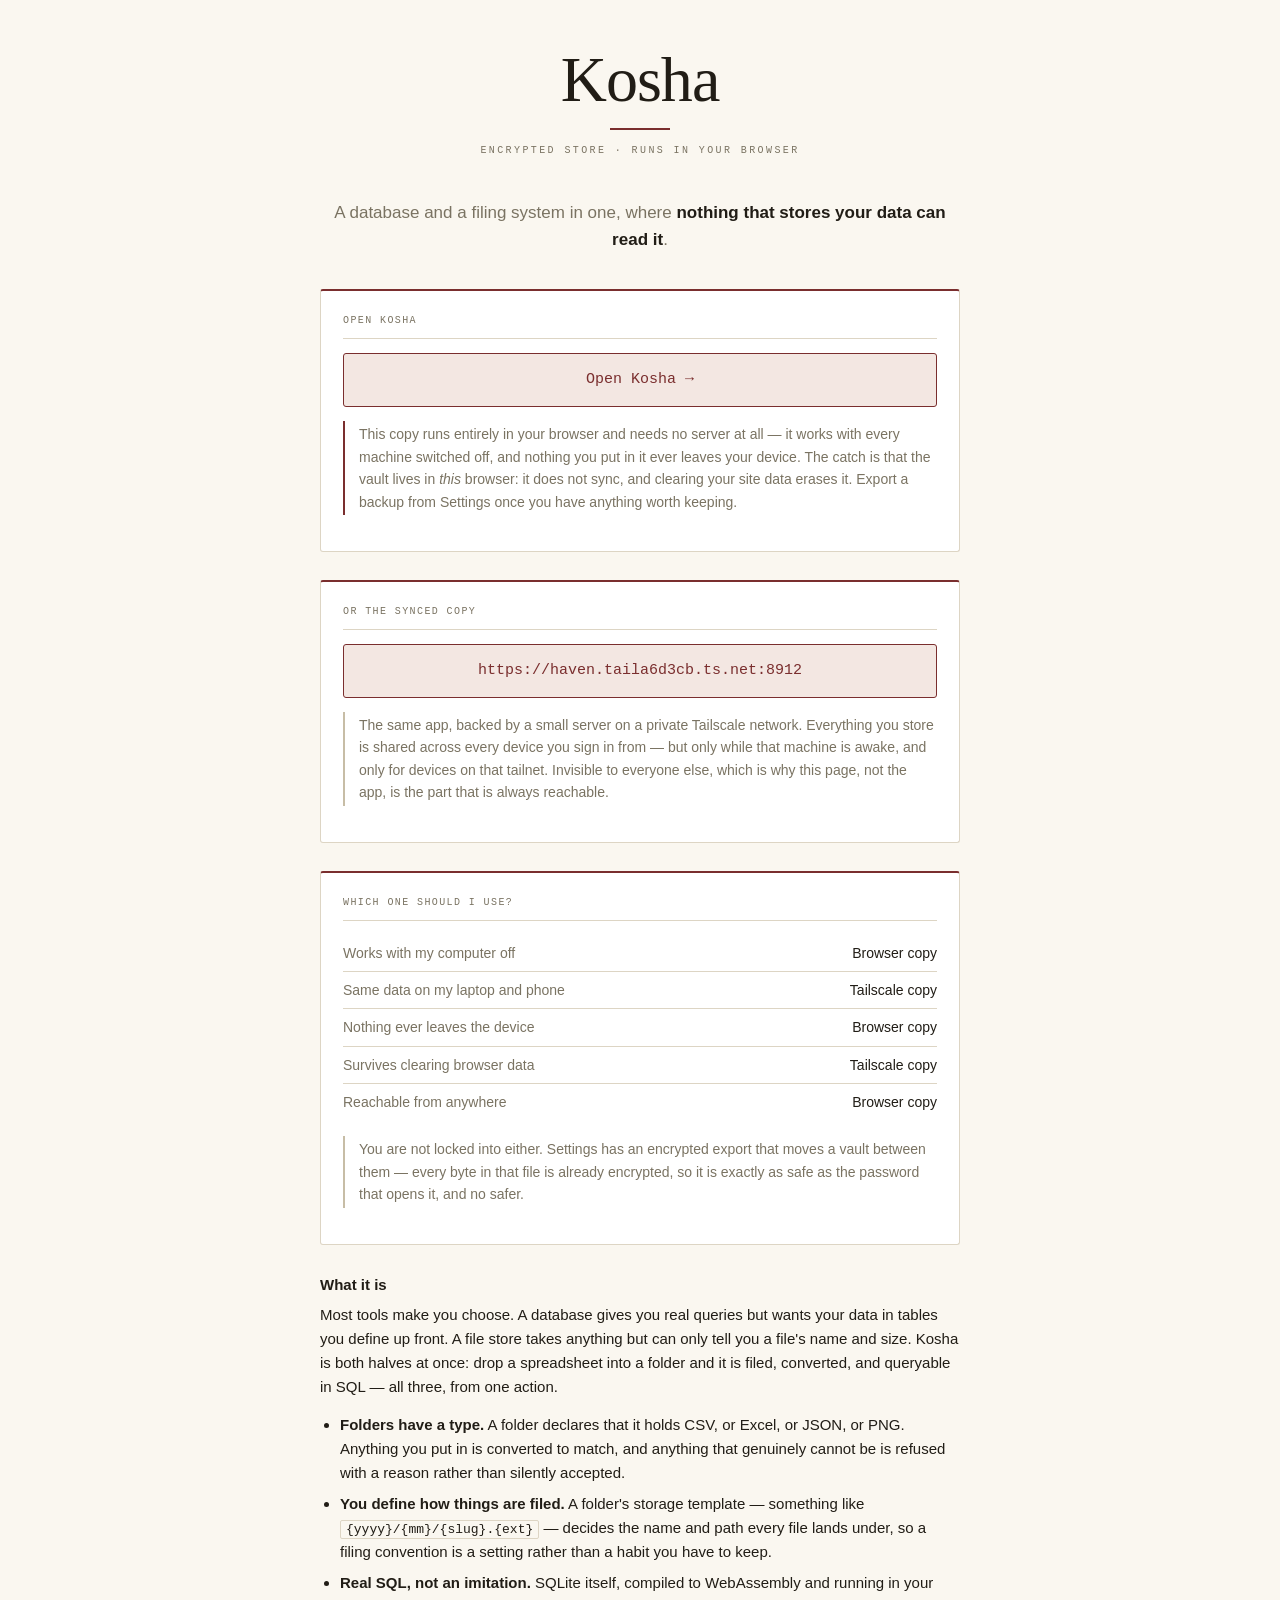
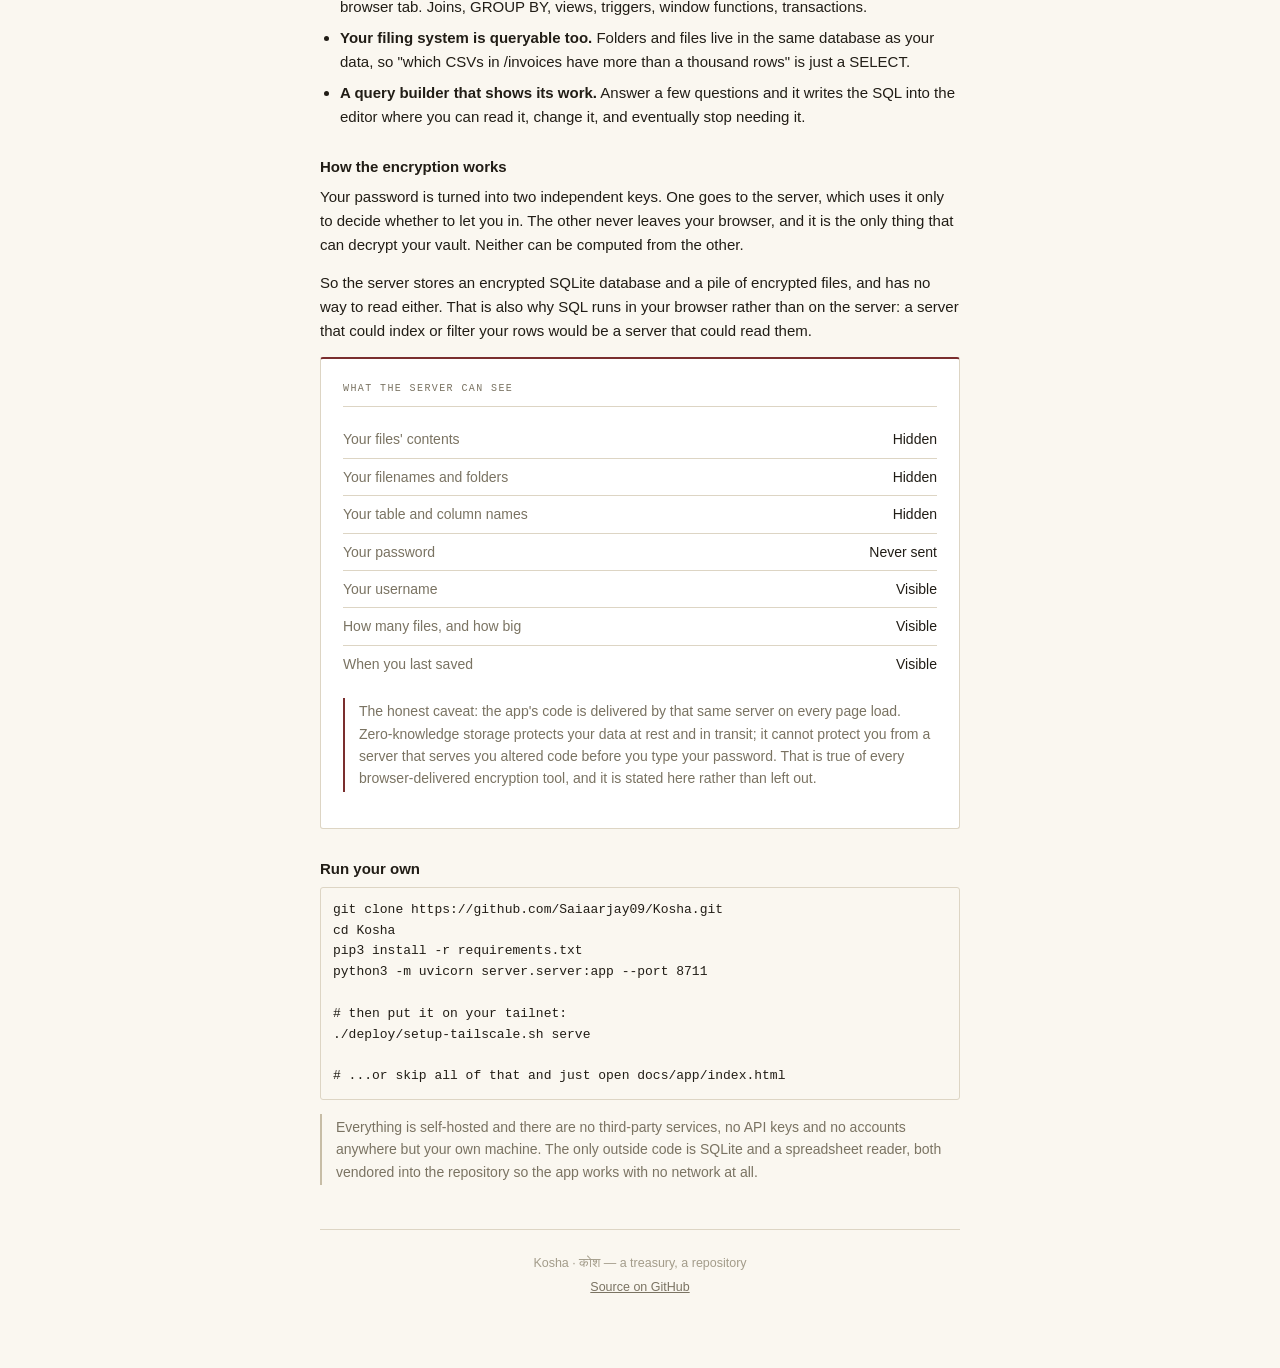
<file: docs/index.html>
<!DOCTYPE html>
<html lang="en">
<head>
<meta charset="utf-8">
<meta name="viewport" content="width=device-width, initial-scale=1">
<title>Kosha</title>
<meta name="description" content="An encrypted database and filing system that only you can read.">
<meta property="og:title" content="Kosha">
<meta property="og:description" content="An encrypted database and filing system that only you can read.">
<meta name="theme-color" content="#faf7f0" media="(prefers-color-scheme: light)">
<meta name="theme-color" content="#17140f" media="(prefers-color-scheme: dark)">
<link rel="icon" href="favicon.svg" type="image/svg+xml">
<style>
  /* This page is deliberately standalone — no shared stylesheet, no
     scripts, no fonts fetched from anywhere. It is the one thing about
     Kosha that is always up, so it should have nothing that can fail. */
  :root {
    --paper:#faf7f0; --surface:#fff; --ink:#211d16; --ink-muted:#7a7362; --ink-faint:#a39c8a;
    --hairline:#ddd5c4; --hairline-strong:#c7bda6; --accent:#7a2e2e; --accent-soft:#f3e7e2;
    --font-serif: Didot, "Bodoni 72", "Hoefler Text", Baskerville, Georgia, serif;
    --font-sans: -apple-system, BlinkMacSystemFont, "Segoe UI", Roboto, sans-serif;
    --font-mono: ui-monospace, "SF Mono", Menlo, Consolas, monospace;
    color-scheme: light dark; font-variant-numeric: tabular-nums;
  }
  @media (prefers-color-scheme: dark) {
    :root {
      --paper:#17140f; --surface:#1f1b14; --ink:#ece5d6; --ink-muted:#a89f8a; --ink-faint:#766e5c;
      --hairline:#3a3325; --hairline-strong:#4d4530; --accent:#e0918f; --accent-soft:rgba(224,145,143,.12);
    }
  }
  * { box-sizing: border-box; }
  body {
    margin:0; padding:48px 20px 72px; background:var(--paper); color:var(--ink);
    font-family:var(--font-sans); font-size:15px; line-height:1.6;
    -webkit-font-smoothing:antialiased;
  }
  main { max-width: 640px; margin: 0 auto; }

  .masthead { text-align:center; margin-bottom:40px; }
  .masthead h1 {
    font-family:var(--font-serif); font-size:64px; font-weight:400;
    letter-spacing:-.015em; line-height:1; margin:0;
  }
  .masthead .rule { width:60px; height:2px; background:var(--accent); border:0; margin:16px auto 13px; }
  .masthead .kicker {
    font-family:var(--font-mono); font-size:10px; letter-spacing:.24em;
    text-transform:uppercase; color:var(--ink-muted); margin:0;
  }

  .lede { font-size:17px; line-height:1.6; text-align:center; color:var(--ink-muted); margin:0 0 36px; }
  .lede strong { color:var(--ink); font-weight:600; }

  .panel {
    background:var(--surface); border:1px solid var(--hairline);
    border-top:2px solid var(--accent); padding:22px; border-radius:3px; margin-bottom:28px;
  }
  .panel h2 {
    font-family:var(--font-mono); font-size:10px; letter-spacing:.14em; text-transform:uppercase;
    color:var(--ink-muted); font-weight:500; margin:0 0 14px; padding-bottom:9px;
    border-bottom:1px solid var(--hairline);
  }
  .open-link {
    display:block; text-align:center; font-family:var(--font-mono); font-size:15px;
    padding:14px; background:var(--accent-soft); border:1px solid var(--accent);
    border-radius:3px; color:var(--accent); text-decoration:none; word-break:break-all;
  }
  .open-link:hover { background:var(--accent); color:var(--paper); }

  h3 { font-size:15px; margin:26px 0 6px; }
  p { margin:0 0 14px; }
  ul { margin:0 0 14px; padding-left:20px; }
  li { margin-bottom:7px; }

  .note { border-left:2px solid var(--hairline-strong); padding:2px 0 2px 14px; color:var(--ink-muted); font-size:14px; }
  .note.accent { border-left-color:var(--accent); }

  code {
    font-family:var(--font-mono); font-size:13px; background:var(--paper);
    border:1px solid var(--hairline); border-radius:2px; padding:1px 5px;
  }
  pre {
    font-family:var(--font-mono); font-size:12.5px; line-height:1.6; background:var(--paper);
    border:1px solid var(--hairline); border-radius:3px; padding:12px; overflow-x:auto; margin:0 0 14px;
  }
  pre code { background:none; border:0; padding:0; }

  dl.facts { margin:0; font-size:14px; }
  dl.facts div { display:flex; justify-content:space-between; gap:16px; padding:7px 0; border-bottom:1px solid var(--hairline); }
  dl.facts div:last-child { border-bottom:0; }
  dl.facts dt { color:var(--ink-muted); }
  dl.facts dd { margin:0; text-align:right; }

  footer {
    text-align:center; margin-top:44px; padding-top:22px; border-top:1px solid var(--hairline);
    color:var(--ink-faint); font-size:12.5px; line-height:1.8;
  }
  footer a { color:var(--ink-muted); }
</style>
</head>
<body>
<main>

  <header class="masthead">
    <h1>Kosha</h1>
    <hr class="rule">
    <p class="kicker">Encrypted Store &middot; Runs In Your Browser</p>
  </header>

  <p class="lede">
    A database and a filing system in one, where
    <strong>nothing that stores your data can read it</strong>.
  </p>

  <div class="panel">
    <h2>Open Kosha</h2>
    <a class="open-link" href="app/">Open Kosha &rarr;</a>
    <p class="note accent" style="margin-top:14px">
      This copy runs entirely in your browser and needs no server at all &mdash; it works with every
      machine switched off, and nothing you put in it ever leaves your device. The catch is that the
      vault lives in <em>this</em> browser: it does not sync, and clearing your site data erases it.
      Export a backup from Settings once you have anything worth keeping.
    </p>
  </div>

  <div class="panel">
    <h2>Or the synced copy</h2>
    <a class="open-link" id="app-link" href="https://haven.taila6d3cb.ts.net:8912">https://haven.taila6d3cb.ts.net:8912</a>
    <p class="note" style="margin-top:14px">
      The same app, backed by a small server on a private Tailscale network. Everything you store is
      shared across every device you sign in from &mdash; but only while that machine is awake, and only
      for devices on that tailnet. Invisible to everyone else, which is why this page, not the app, is
      the part that is always reachable.
    </p>
  </div>

  <div class="panel">
    <h2>Which one should I use?</h2>
    <dl class="facts">
      <div><dt>Works with my computer off</dt><dd>Browser copy</dd></div>
      <div><dt>Same data on my laptop and phone</dt><dd>Tailscale copy</dd></div>
      <div><dt>Nothing ever leaves the device</dt><dd>Browser copy</dd></div>
      <div><dt>Survives clearing browser data</dt><dd>Tailscale copy</dd></div>
      <div><dt>Reachable from anywhere</dt><dd>Browser copy</dd></div>
    </dl>
    <p class="note" style="margin-top:16px">
      You are not locked into either. Settings has an encrypted export that moves a vault between
      them &mdash; every byte in that file is already encrypted, so it is exactly as safe as the
      password that opens it, and no safer.
    </p>
  </div>

  <h3>What it is</h3>
  <p>
    Most tools make you choose. A database gives you real queries but wants your data in
    tables you define up front. A file store takes anything but can only tell you a file's
    name and size. Kosha is both halves at once: drop a spreadsheet into a folder and it is
    filed, converted, and queryable in SQL — all three, from one action.
  </p>

  <ul>
    <li><strong>Folders have a type.</strong> A folder declares that it holds CSV, or Excel, or JSON, or PNG. Anything you put in is converted to match, and anything that genuinely cannot be is refused with a reason rather than silently accepted.</li>
    <li><strong>You define how things are filed.</strong> A folder's storage template — something like <code>{yyyy}/{mm}/{slug}.{ext}</code> — decides the name and path every file lands under, so a filing convention is a setting rather than a habit you have to keep.</li>
    <li><strong>Real SQL, not an imitation.</strong> SQLite itself, compiled to WebAssembly and running in your browser tab. Joins, GROUP BY, views, triggers, window functions, transactions.</li>
    <li><strong>Your filing system is queryable too.</strong> Folders and files live in the same database as your data, so "which CSVs in /invoices have more than a thousand rows" is just a SELECT.</li>
    <li><strong>A query builder that shows its work.</strong> Answer a few questions and it writes the SQL into the editor where you can read it, change it, and eventually stop needing it.</li>
  </ul>

  <h3>How the encryption works</h3>
  <p>
    Your password is turned into two independent keys. One goes to the server, which uses it
    only to decide whether to let you in. The other never leaves your browser, and it is the
    only thing that can decrypt your vault. Neither can be computed from the other.
  </p>
  <p>
    So the server stores an encrypted SQLite database and a pile of encrypted files, and has
    no way to read either. That is also why SQL runs in your browser rather than on the
    server: a server that could index or filter your rows would be a server that could read
    them.
  </p>

  <div class="panel">
    <h2>What the server can see</h2>
    <dl class="facts">
      <div><dt>Your files' contents</dt><dd>Hidden</dd></div>
      <div><dt>Your filenames and folders</dt><dd>Hidden</dd></div>
      <div><dt>Your table and column names</dt><dd>Hidden</dd></div>
      <div><dt>Your password</dt><dd>Never sent</dd></div>
      <div><dt>Your username</dt><dd>Visible</dd></div>
      <div><dt>How many files, and how big</dt><dd>Visible</dd></div>
      <div><dt>When you last saved</dt><dd>Visible</dd></div>
    </dl>
    <p class="note accent" style="margin-top:16px">
      The honest caveat: the app's code is delivered by that same server on every page load.
      Zero-knowledge storage protects your data at rest and in transit; it cannot protect you
      from a server that serves you altered code before you type your password. That is true
      of every browser-delivered encryption tool, and it is stated here rather than left out.
    </p>
  </div>

  <h3>Run your own</h3>
  <pre><code>git clone https://github.com/Saiaarjay09/Kosha.git
cd Kosha
pip3 install -r requirements.txt
python3 -m uvicorn server.server:app --port 8711

# then put it on your tailnet:
./deploy/setup-tailscale.sh serve

# ...or skip all of that and just open docs/app/index.html</code></pre>
  <p class="note">
    Everything is self-hosted and there are no third-party services, no API keys and no
    accounts anywhere but your own machine. The only outside code is SQLite and a spreadsheet
    reader, both vendored into the repository so the app works with no network at all.
  </p>

  <footer>
    Kosha &middot; <span style="font-family:var(--font-mono)">कोश</span> — a treasury, a repository<br>
    <a href="https://github.com/Saiaarjay09/Kosha">Source on GitHub</a>
  </footer>

</main>
</body>
</html>
</file>
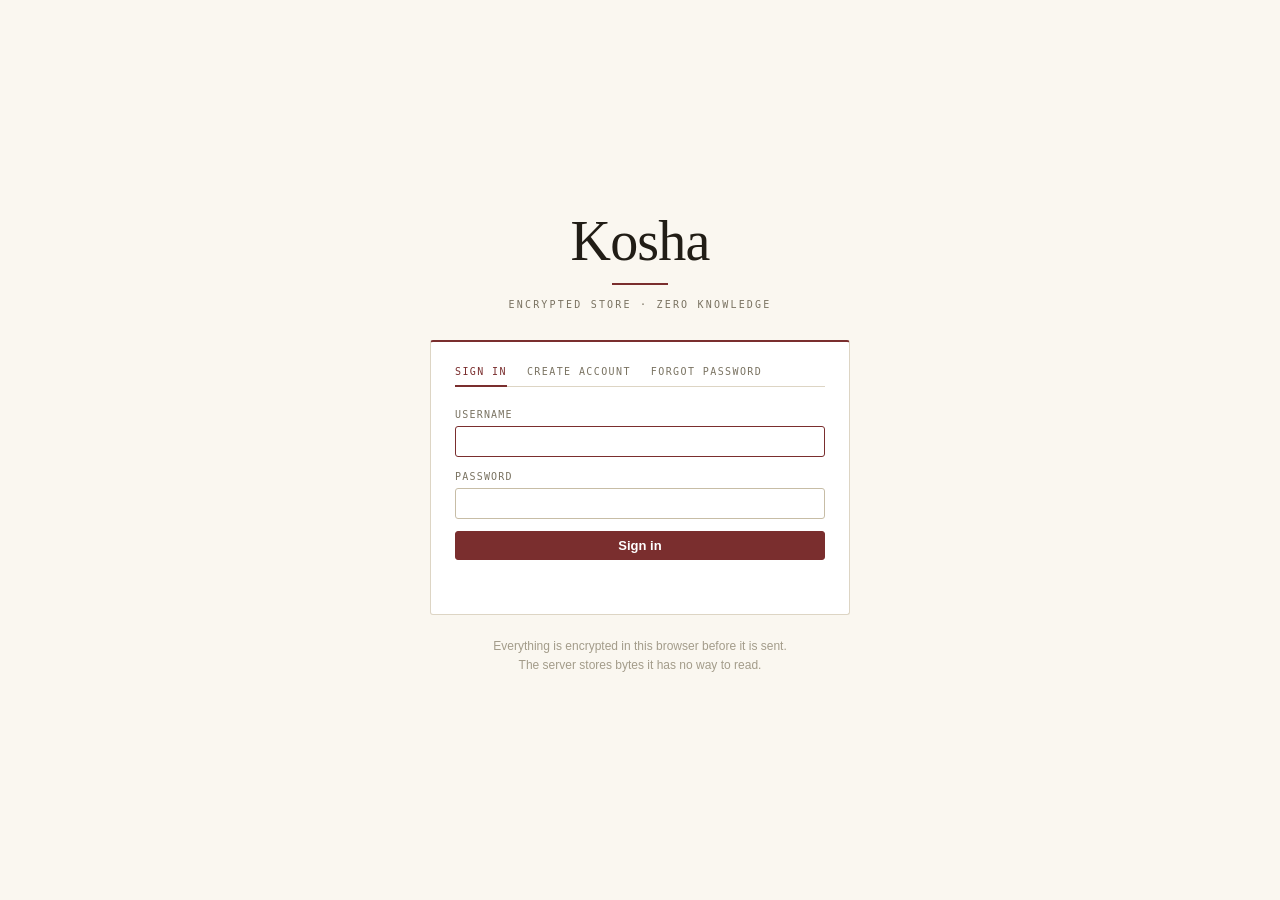
<file: static/index.html>
<!DOCTYPE html>
<html lang="en">
<head>
<meta charset="utf-8">
<meta name="viewport" content="width=device-width, initial-scale=1">
<title>Kosha</title>
<meta name="description" content="An encrypted database and filing system that only you can read.">

<meta property="og:type" content="website">
<meta property="og:title" content="Kosha">
<meta property="og:description" content="An encrypted database and filing system that only you can read.">
<meta name="theme-color" content="#faf7f0" media="(prefers-color-scheme: light)">
<meta name="theme-color" content="#17140f" media="(prefers-color-scheme: dark)">

<link rel="icon" href="img/favicon.svg" type="image/svg+xml">
<link rel="stylesheet" href="css/kosha.css?v=2">
</head>
<body>

<!-- ================= LOGIN ================= -->
<div id="login-screen">
  <div class="login-card">

    <!-- The masthead: oversized serif wordmark, hairline rule, tracked
         kicker. Same treatment as the other tools in this family. -->
    <header class="masthead">
      <h1 class="wordmark">Kosha</h1>
      <hr class="rule">
      <p class="kicker">Encrypted Store &middot; Zero Knowledge</p>
    </header>

    <div class="login-panel">
      <div class="login-tabs" role="tablist">
        <button id="tab-signin" class="active" role="tab">Sign in</button>
        <button id="tab-signup" role="tab">Create account</button>
        <button id="tab-recover" role="tab">Forgot password</button>
      </div>

      <!-- Sign in -->
      <form id="form-signin" autocomplete="on">
        <label class="field">
          <span class="label-text">Username</span>
          <input id="signin-username" type="text" autocomplete="username" autocapitalize="none" spellcheck="false" required>
        </label>
        <label class="field">
          <span class="label-text">Password</span>
          <input id="signin-password" type="password" autocomplete="current-password" required>
        </label>
        <button type="submit" class="primary" style="width:100%">Sign in<span class="spinner"></span></button>
      </form>

      <!-- Create account -->
      <form id="form-signup" hidden autocomplete="on">
        <label class="field">
          <span class="label-text">Username</span>
          <input id="signup-username" type="text" autocomplete="username" autocapitalize="none" spellcheck="false" required>
          <span class="hint">3&ndash;24 characters: letters, numbers and underscores, starting with a letter.</span>
        </label>
        <label class="field">
          <span class="label-text">Password</span>
          <input id="signup-password" type="password" autocomplete="new-password" required>
          <span class="hint">This is the only thing that can decrypt your data. There is no master key and no way to reset it from our side &mdash; choose something long, and write it down somewhere safe.</span>
        </label>
        <label class="field">
          <span class="label-text">Password again</span>
          <input id="signup-password2" type="password" autocomplete="new-password" required>
        </label>
        <button type="submit" class="primary" style="width:100%">Create account<span class="spinner"></span></button>
      </form>

      <!-- Recover -->
      <form id="form-recover" hidden>
        <p class="note accent" style="margin-bottom:16px">
          Your password cannot be looked up or reset by anyone &mdash; not even by whoever runs this
          server, because they never had it. The twelve-word phrase you were shown at signup is the
          only other key to your vault.
        </p>
        <label class="field">
          <span class="label-text">Username</span>
          <input id="recover-username" type="text" autocapitalize="none" spellcheck="false" required>
        </label>
        <label class="field">
          <span class="label-text">Recovery phrase</span>
          <textarea id="recover-phrase" rows="3" spellcheck="false" placeholder="twelve words, separated by spaces" required></textarea>
        </label>
        <label class="field">
          <span class="label-text">New password</span>
          <input id="recover-password" type="password" autocomplete="new-password" required>
        </label>
        <button type="submit" class="primary" style="width:100%">Reset password<span class="spinner"></span></button>
      </form>

      <div id="login-status" class="login-status" role="status" aria-live="polite"></div>
    </div>

    <p class="login-foot">
      Everything is encrypted in this browser before it is sent.<br>
      The server stores bytes it has no way to read.
    </p>
  </div>
</div>

<!-- ================= APP ================= -->
<div id="app-screen" hidden>

  <header id="topbar">
    <div class="masthead small">
      <div class="wordmark">Kosha</div>
      <hr class="rule">
      <div class="kicker">Encrypted Store</div>
    </div>

    <nav id="tabs">
      <button data-view="files" class="active">Files</button>
      <button data-view="tables">Tables</button>
      <button data-view="query">Query</button>
      <button data-view="settings">Settings</button>
    </nav>

    <div id="save-state" title="Your vault is encrypted here and uploaded as one opaque blob."></div>
    <span class="kicker-label" id="who"></span>
    <button id="btn-logout" class="ghost tiny">Sign out</button>
  </header>

  <div id="main">
    <aside id="sidebar">
      <div class="sidebar-head">
        <span class="kicker-label">Folders</span>
        <button id="btn-new-folder" class="tiny">New</button>
      </div>
      <div class="sidebar-body" id="folder-tree"></div>
      <div class="sidebar-foot" id="sidebar-stats"></div>
    </aside>

    <main id="content"></main>
  </div>
</div>

<div id="toasts"></div>

<div id="busy" hidden>
  <div class="busy-ring"></div>
  <div class="busy-text" id="busy-text">Working</div>
</div>

<!-- SQLite, compiled to WebAssembly, served from this origin. Both
     this and the .wasm beside it are vendored into the repo: no CDN
     at runtime, so the page works offline and the CSP can honestly
     say connect-src 'self'. -->
<script src="vendor/sql-wasm.js"></script>
<script src="vendor/xlsx.full.min.js"></script>

<script src="js/crypto.js?v=2"></script>
<script src="js/scrypt-worker-client.js?v=2"></script>
<script src="js/api.js?v=2"></script>
<script src="js/engine.js?v=2"></script>
<script src="js/convert.js?v=2"></script>
<script src="js/vault.js?v=2"></script>
<script src="js/ui.js?v=2"></script>
<script src="js/views-files.js?v=2"></script>
<script src="js/views-data.js?v=2"></script>
<script src="js/app.js?v=2"></script>
</body>
</html>
</file>
<file: static/css/kosha.css>
/* ====================================================================
   Kosha — broadsheet-editorial, not corporate-SaaS.
   --------------------------------------------------------------------
   The same visual language as Vyuha, Sabha, Bureau, Marga and Haven:
   warm paper that is never grey, hairline rules doing the work that
   borders and drop shadows usually do, restrained corner radii, a
   high-contrast serif reserved for the masthead, a tracked-out
   monospace for kickers and anything technical, and tabular numerals
   everywhere figures line up in a column.

   No web fonts are loaded. Every stack here is a system font, which
   means the page renders instantly, works with no network, and keeps
   `connect-src 'self'` in the CSP literally true.
   ==================================================================== */

:root {
  --paper: #faf7f0;
  --surface: #ffffff;
  --surface-sunk: #f4efe4;
  --ink: #211d16;
  --ink-muted: #7a7362;
  --ink-faint: #a39c8a;
  --hairline: #ddd5c4;
  --hairline-strong: #c7bda6;
  --accent: #7a2e2e;
  --accent-soft: #f3e7e2;
  --accent-ink: #ffffff;
  --positive: #3f5d3a;
  --positive-soft: #e7ede4;
  --caution: #8a6410;
  --caution-soft: #f7eed8;
  --danger: #8f2f24;
  --danger-soft: #f6e4e0;

  --font-serif: Didot, "Bodoni 72", "Hoefler Text", Baskerville, Georgia, serif;
  --font-sans: -apple-system, BlinkMacSystemFont, "Segoe UI", Roboto, sans-serif;
  --font-mono: ui-monospace, "SF Mono", Menlo, Consolas, monospace;

  --radius: 3px;
  --sidebar-w: 268px;

  color-scheme: light dark;
  font-variant-numeric: tabular-nums;
}

@media (prefers-color-scheme: dark) {
  :root {
    --paper: #17140f;
    --surface: #1f1b14;
    --surface-sunk: #14110c;
    --ink: #ece5d6;
    --ink-muted: #a89f8a;
    --ink-faint: #766e5c;
    --hairline: #3a3325;
    --hairline-strong: #4d4530;
    --accent: #e0918f;
    --accent-soft: rgba(224, 145, 143, 0.12);
    --accent-ink: #17140f;
    --positive: #9cba93;
    --positive-soft: rgba(156, 186, 147, 0.12);
    --caution: #d8b25f;
    --caution-soft: rgba(216, 178, 95, 0.12);
    --danger: #e8897c;
    --danger-soft: rgba(232, 137, 124, 0.12);
  }
}

/* An element's own `display` rule otherwise beats the plain `hidden`
   attribute — both are author-origin declarations of equal
   specificity, and CSS breaks that tie on source order, not on
   "hidden obviously wins". This restores what `el.hidden = true`
   actually implies everywhere in this file. */
[hidden] { display: none !important; }

* { box-sizing: border-box; }

html, body { height: 100%; }

body {
  margin: 0;
  font-family: var(--font-sans);
  font-size: 14px;
  line-height: 1.5;
  background: var(--paper);
  color: var(--ink);
  -webkit-font-smoothing: antialiased;
}

a { color: var(--accent); text-underline-offset: 2px; }

h1, h2, h3 { font-weight: 600; letter-spacing: -0.01em; margin: 0; }

/* -- the masthead ---------------------------------------------------
   A print masthead, not a logo-and-tagline hero: oversized serif
   wordmark, a short hairline rule beneath it, and a letterspaced
   uppercase strapline under that. */

.masthead { text-align: center; }
.masthead .wordmark {
  font-family: var(--font-serif);
  font-size: 56px;
  line-height: 1;
  letter-spacing: -0.015em;
  margin: 0;
  font-weight: 400;
}
.masthead .rule {
  width: 56px;
  height: 2px;
  background: var(--accent);
  margin: 14px auto 12px;
  border: 0;
}
.masthead .kicker {
  font-family: var(--font-mono);
  font-size: 10px;
  letter-spacing: 0.22em;
  text-transform: uppercase;
  color: var(--ink-muted);
  margin: 0;
}
.masthead.small .wordmark { font-size: 24px; }
.masthead.small .rule { width: 28px; height: 1px; margin: 5px auto 4px; }
.masthead.small .kicker { font-size: 8px; letter-spacing: 0.18em; }

/* -- controls -------------------------------------------------------- */

button {
  font-family: inherit;
  font-size: 13px;
  color: var(--ink);
  background: var(--surface);
  border: 1px solid var(--hairline-strong);
  border-radius: var(--radius);
  padding: 6px 12px;
  cursor: pointer;
  transition: background 0.12s, border-color 0.12s;
}
button:hover:not(:disabled) { background: var(--surface-sunk); border-color: var(--ink-faint); }
button:disabled { opacity: 0.45; cursor: not-allowed; }
button.primary {
  background: var(--accent);
  border-color: var(--accent);
  color: var(--accent-ink);
  font-weight: 600;
}
button.primary:hover:not(:disabled) { filter: brightness(1.1); background: var(--accent); border-color: var(--accent); }
button.ghost { background: none; border-color: transparent; color: var(--ink-muted); }
button.ghost:hover:not(:disabled) { background: var(--surface-sunk); color: var(--ink); }
button.danger { color: var(--danger); border-color: var(--danger); background: none; }
button.danger:hover:not(:disabled) { background: var(--danger-soft); }
button.tiny { font-size: 11px; padding: 3px 8px; }

button.loading { color: transparent !important; position: relative; pointer-events: none; }
.spinner {
  display: none;
  position: absolute; top: 50%; left: 50%;
  width: 13px; height: 13px; margin: -7px 0 0 -7px;
  border: 2px solid color-mix(in srgb, currentColor 25%, transparent);
  border-top-color: var(--ink);
  border-radius: 50%;
  animation: spin 0.7s linear infinite;
}
button.primary .spinner { border-color: color-mix(in srgb, var(--accent-ink) 30%, transparent); border-top-color: var(--accent-ink); }
button.loading .spinner { display: block; }
@keyframes spin { to { transform: rotate(360deg); } }

input[type="text"], input[type="password"], input[type="number"], input[type="search"], select, textarea {
  font-family: inherit;
  font-size: 13px;
  color: var(--ink);
  background: var(--surface);
  border: 1px solid var(--hairline-strong);
  border-radius: var(--radius);
  padding: 7px 9px;
  width: 100%;
}
textarea { resize: vertical; }
input:focus, select:focus, textarea:focus { outline: none; border-color: var(--accent); }
input::placeholder, textarea::placeholder { color: var(--ink-faint); }
input[type="checkbox"] { width: auto; accent-color: var(--accent); margin: 0; }

label.field { display: block; margin-bottom: 12px; }
label.field > .label-text {
  display: block;
  font-family: var(--font-mono);
  font-size: 10px;
  letter-spacing: 0.12em;
  text-transform: uppercase;
  color: var(--ink-muted);
  margin-bottom: 4px;
}
label.field .hint { display: block; font-size: 12px; color: var(--ink-muted); margin-top: 4px; line-height: 1.45; }
label.inline { display: flex; align-items: flex-start; gap: 8px; margin-bottom: 10px; font-size: 13px; cursor: pointer; }
label.inline input { margin-top: 3px; flex: none; }
label.inline .hint { display: block; font-size: 12px; color: var(--ink-muted); }

.kicker-label {
  font-family: var(--font-mono);
  font-size: 10px;
  letter-spacing: 0.14em;
  text-transform: uppercase;
  color: var(--ink-muted);
}

.mono { font-family: var(--font-mono); }
.muted { color: var(--ink-muted); }
.faint { color: var(--ink-faint); }
.small { font-size: 12px; }
.nowrap { white-space: nowrap; }
.row { display: flex; gap: 8px; align-items: center; }
.row.wrap { flex-wrap: wrap; }
.spread { justify-content: space-between; }
.grow { flex: 1; min-width: 0; }
.stack { display: flex; flex-direction: column; gap: 10px; }

hr.hair { border: 0; border-top: 1px solid var(--hairline); margin: 18px 0; }

/* -- notes and banners ----------------------------------------------- */

.note {
  border-left: 2px solid var(--hairline-strong);
  padding: 8px 0 8px 12px;
  font-size: 12.5px;
  color: var(--ink-muted);
  line-height: 1.5;
}
.note.accent { border-left-color: var(--accent); }
.note.caution { border-left-color: var(--caution); color: var(--ink); background: var(--caution-soft); padding: 10px 12px; }
.note.danger { border-left-color: var(--danger); color: var(--ink); background: var(--danger-soft); padding: 10px 12px; }
.note.positive { border-left-color: var(--positive); color: var(--ink); background: var(--positive-soft); padding: 10px 12px; }
.note strong { font-weight: 600; }

.pill {
  display: inline-block;
  font-family: var(--font-mono);
  font-size: 10px;
  letter-spacing: 0.08em;
  text-transform: uppercase;
  padding: 2px 6px;
  border: 1px solid var(--hairline-strong);
  border-radius: var(--radius);
  color: var(--ink-muted);
  background: var(--surface);
}
.pill.accent { border-color: var(--accent); color: var(--accent); background: var(--accent-soft); }
.pill.positive { border-color: var(--positive); color: var(--positive); background: var(--positive-soft); }
.pill.caution { border-color: var(--caution); color: var(--caution); background: var(--caution-soft); }

/* -- login ----------------------------------------------------------- */

#login-screen {
  min-height: 100%;
  display: flex;
  align-items: center;
  justify-content: center;
  padding: 40px 16px;
}
.login-card { width: 100%; max-width: 420px; }
.login-card .masthead { margin-bottom: 28px; }
.login-panel {
  background: var(--surface);
  border: 1px solid var(--hairline);
  border-top: 2px solid var(--accent);
  border-radius: var(--radius);
  padding: 24px;
}
.login-tabs { display: flex; gap: 20px; border-bottom: 1px solid var(--hairline); margin-bottom: 20px; }
.login-tabs button {
  background: none; border: 0; border-bottom: 2px solid transparent;
  border-radius: 0; padding: 0 0 8px; margin-bottom: -1px;
  font-family: var(--font-mono); font-size: 10px; letter-spacing: 0.14em;
  text-transform: uppercase; color: var(--ink-muted);
}
.login-tabs button:hover { background: none; color: var(--ink); }
.login-tabs button.active { color: var(--accent); border-bottom-color: var(--accent); }
.login-status { min-height: 1.4em; font-size: 12.5px; margin-top: 12px; color: var(--danger); line-height: 1.5; }
.login-status.working { color: var(--ink-muted); }
.login-foot { margin-top: 22px; text-align: center; font-size: 12px; color: var(--ink-faint); line-height: 1.6; }

.phrase-box {
  font-family: var(--font-mono);
  font-size: 14px;
  line-height: 2;
  background: var(--surface-sunk);
  border: 1px solid var(--hairline-strong);
  border-radius: var(--radius);
  padding: 14px;
  word-spacing: 6px;
  user-select: all;
}

/* -- app shell -------------------------------------------------------- */

#app-screen { height: 100%; display: flex; flex-direction: column; }

#topbar {
  display: flex;
  align-items: center;
  gap: 20px;
  padding: 8px 16px;
  border-bottom: 1px solid var(--hairline);
  background: var(--surface);
  flex: none;
}
#topbar .masthead { text-align: left; flex: none; }
#topbar .masthead .rule { margin-left: 0; margin-right: 0; }
#topbar .masthead .kicker { text-align: left; }

nav#tabs { display: flex; gap: 2px; flex: 1; }
nav#tabs button {
  background: none; border: 0; border-bottom: 2px solid transparent;
  border-radius: 0; padding: 8px 12px;
  font-family: var(--font-mono); font-size: 10px; letter-spacing: 0.14em;
  text-transform: uppercase; color: var(--ink-muted);
}
nav#tabs button:hover { background: var(--surface-sunk); color: var(--ink); }
nav#tabs button.active { color: var(--accent); border-bottom-color: var(--accent); }

#save-state {
  font-family: var(--font-mono); font-size: 10px; letter-spacing: 0.1em;
  text-transform: uppercase; color: var(--ink-faint); white-space: nowrap;
}
#save-state.dirty { color: var(--caution); }
#save-state.saving { color: var(--ink-muted); }
#save-state.saved { color: var(--positive); }
#save-state.error { color: var(--danger); }

#main { flex: 1; display: flex; min-height: 0; }

#sidebar {
  width: var(--sidebar-w); flex: none;
  border-right: 1px solid var(--hairline);
  background: var(--surface);
  display: flex; flex-direction: column; min-height: 0;
}
.sidebar-head {
  padding: 12px 14px 10px;
  border-bottom: 1px solid var(--hairline);
  display: flex; align-items: center; justify-content: space-between; gap: 8px;
}
.sidebar-body { flex: 1; overflow-y: auto; padding: 6px; }
.sidebar-foot { border-top: 1px solid var(--hairline); padding: 10px 12px; font-size: 11px; color: var(--ink-faint); }

.tree-item {
  display: flex; align-items: center; gap: 7px;
  padding: 6px 8px; border-radius: var(--radius);
  cursor: pointer; border-left: 2px solid transparent;
  font-size: 13px; color: var(--ink);
}
.tree-item:hover { background: var(--surface-sunk); }
.tree-item.selected { background: var(--accent-soft); border-left-color: var(--accent); color: var(--accent); font-weight: 600; }
.tree-item .tree-name { flex: 1; overflow: hidden; text-overflow: ellipsis; white-space: nowrap; }
.tree-item .tree-count { font-family: var(--font-mono); font-size: 10px; color: var(--ink-faint); }
.tree-item.drop-target { background: var(--accent-soft); outline: 1px dashed var(--accent); }
.tree-twisty {
  width: 12px; flex: none; text-align: center; color: var(--ink-faint);
  font-size: 9px; user-select: none;
}

#content { flex: 1; overflow: auto; min-width: 0; display: flex; flex-direction: column; }
.panel { padding: 20px 24px; max-width: 1280px; width: 100%; }
.panel-head { margin-bottom: 16px; }
.panel-head h2 { font-size: 19px; }
.panel-head .path { font-family: var(--font-mono); font-size: 11px; color: var(--ink-muted); margin-top: 3px; }
.panel-head .blurb { font-size: 13px; color: var(--ink-muted); margin-top: 6px; max-width: 70ch; line-height: 1.55; }

/* -- data grid --------------------------------------------------------
   Rules, not boxes: a horizontal hairline under every row and nothing
   vertical at all. Reads like a printed table of figures. */

.grid-wrap { overflow: auto; border: 1px solid var(--hairline); border-radius: var(--radius); background: var(--surface); }
table.grid { border-collapse: collapse; width: 100%; font-size: 13px; }
table.grid th {
  position: sticky; top: 0; z-index: 1;
  background: var(--surface);
  border-bottom: 1px solid var(--hairline-strong);
  font-family: var(--font-mono); font-size: 10px; letter-spacing: 0.1em;
  text-transform: uppercase; color: var(--ink-muted);
  text-align: left; padding: 8px 12px; white-space: nowrap; font-weight: 500;
}
table.grid th.sortable { cursor: pointer; user-select: none; }
table.grid th.sortable:hover { color: var(--ink); }
table.grid th .sort-mark { color: var(--accent); margin-left: 4px; }
table.grid td {
  border-bottom: 1px solid var(--hairline);
  padding: 7px 12px; vertical-align: top;
  max-width: 420px; overflow: hidden; text-overflow: ellipsis; white-space: nowrap;
}
table.grid tbody tr:hover td { background: var(--surface-sunk); }
table.grid tbody tr:last-child td { border-bottom: 0; }
table.grid td.num { text-align: right; font-variant-numeric: tabular-nums; }
table.grid td.null { color: var(--ink-faint); font-style: italic; }
table.grid td.mono, table.grid th.mono { font-family: var(--font-mono); font-size: 12px; }
table.grid tr.clickable { cursor: pointer; }
table.grid tr.selected td { background: var(--accent-soft); }

.grid-foot {
  display: flex; align-items: center; justify-content: space-between; gap: 12px;
  padding: 8px 2px 0; font-size: 12px; color: var(--ink-muted);
}

.empty {
  border: 1px dashed var(--hairline-strong);
  border-radius: var(--radius);
  padding: 36px 24px; text-align: center; color: var(--ink-muted);
}
.empty .empty-title { font-family: var(--font-serif); font-size: 20px; color: var(--ink); margin-bottom: 6px; }
.empty p { margin: 0 auto 14px; max-width: 46ch; font-size: 13px; line-height: 1.55; }

/* -- drop zone --------------------------------------------------------- */

.dropzone {
  border: 1px dashed var(--hairline-strong);
  border-radius: var(--radius);
  padding: 22px; text-align: center; color: var(--ink-muted);
  background: var(--surface); cursor: pointer; transition: all 0.12s;
}
.dropzone:hover { border-color: var(--accent); color: var(--ink); }
.dropzone.over { border-color: var(--accent); background: var(--accent-soft); color: var(--accent); }
.dropzone .dz-title { font-size: 14px; color: var(--ink); margin-bottom: 4px; }
.dropzone .dz-sub { font-size: 12px; }

/* -- two-column layouts -------------------------------------------- */

/* minmax(0, 1fr) rather than a bare 1fr: a grid track's default
   min-width is `auto`, which means a wide data table refuses to shrink
   and shoves the right-hand column off the screen entirely. This lets
   the track shrink and the table scroll inside it. */
.split { display: grid; grid-template-columns: minmax(0, 1fr) 320px; gap: 24px; align-items: start; }
@media (max-width: 1000px) { .split { grid-template-columns: 1fr; } }

.card {
  background: var(--surface);
  border: 1px solid var(--hairline);
  border-radius: var(--radius);
  padding: 16px;
}
.card + .card { margin-top: 14px; }
.card h3 {
  font-family: var(--font-mono); font-size: 10px; letter-spacing: 0.14em;
  text-transform: uppercase; color: var(--ink-muted); font-weight: 500;
  margin-bottom: 12px; padding-bottom: 8px; border-bottom: 1px solid var(--hairline);
}

dl.facts { margin: 0; font-size: 13px; }
dl.facts div { display: flex; justify-content: space-between; gap: 12px; padding: 5px 0; border-bottom: 1px solid var(--hairline); }
dl.facts div:last-child { border-bottom: 0; }
dl.facts dt { color: var(--ink-muted); }
dl.facts dd { margin: 0; text-align: right; font-variant-numeric: tabular-nums; }

/* -- SQL console ------------------------------------------------------- */

#sql-editor {
  font-family: var(--font-mono); font-size: 13px; line-height: 1.6;
  min-height: 150px; tab-size: 2;
  background: var(--surface); border: 1px solid var(--hairline-strong);
}
#sql-editor:focus { border-color: var(--accent); }

.result-block { margin-top: 16px; }
.result-head {
  display: flex; align-items: baseline; justify-content: space-between; gap: 12px;
  font-family: var(--font-mono); font-size: 11px; color: var(--ink-muted); margin-bottom: 6px;
}
.result-error {
  font-family: var(--font-mono); font-size: 12.5px; line-height: 1.6;
  background: var(--danger-soft); border-left: 2px solid var(--danger);
  padding: 10px 12px; color: var(--ink); white-space: pre-wrap;
}

.snippet {
  display: block; width: 100%; text-align: left;
  border: 0; border-bottom: 1px solid var(--hairline);
  background: none; border-radius: 0; padding: 8px 0; cursor: pointer;
}
.snippet:hover { background: var(--surface-sunk); }
.snippet .snip-title { font-size: 12.5px; color: var(--ink); display: block; }
.snippet .snip-sql { font-family: var(--font-mono); font-size: 11px; color: var(--ink-faint); display: block; margin-top: 2px; }

/* -- modal -------------------------------------------------------------- */

.modal-backdrop {
  position: fixed; inset: 0; z-index: 100;
  background: color-mix(in srgb, var(--ink) 45%, transparent);
  display: flex; align-items: flex-start; justify-content: center;
  padding: 48px 16px; overflow-y: auto;
}
.modal {
  background: var(--paper);
  border: 1px solid var(--hairline-strong);
  border-top: 2px solid var(--accent);
  border-radius: var(--radius);
  width: 100%; max-width: 560px; padding: 22px;
}
.modal.wide { max-width: 760px; }
.modal h2 { font-family: var(--font-serif); font-size: 24px; font-weight: 400; margin-bottom: 4px; }
.modal .modal-sub { font-size: 12.5px; color: var(--ink-muted); margin-bottom: 18px; line-height: 1.5; }
.modal-actions { display: flex; justify-content: flex-end; gap: 8px; margin-top: 20px; padding-top: 16px; border-top: 1px solid var(--hairline); }
.modal-error { color: var(--danger); font-size: 12.5px; min-height: 1.4em; margin-top: 10px; }

/* -- toast ------------------------------------------------------------- */

#toasts { position: fixed; bottom: 18px; right: 18px; z-index: 200; display: flex; flex-direction: column; gap: 8px; max-width: 380px; }
.toast {
  background: var(--surface);
  border: 1px solid var(--hairline-strong);
  border-left: 2px solid var(--accent);
  border-radius: var(--radius);
  padding: 10px 14px; font-size: 13px; line-height: 1.5;
  box-shadow: 0 1px 3px color-mix(in srgb, var(--ink) 12%, transparent);
  animation: toast-in 0.18s ease-out;
}
.toast.positive { border-left-color: var(--positive); }
.toast.danger { border-left-color: var(--danger); }
.toast.caution { border-left-color: var(--caution); }
.toast .toast-title { font-weight: 600; display: block; margin-bottom: 2px; }
@keyframes toast-in { from { opacity: 0; transform: translateY(6px); } }

/* -- busy overlay ------------------------------------------------------- */

#busy {
  position: fixed; inset: 0; z-index: 300;
  background: color-mix(in srgb, var(--paper) 88%, transparent);
  display: flex; align-items: center; justify-content: center; flex-direction: column; gap: 14px;
}
#busy .busy-ring {
  width: 26px; height: 26px; border-radius: 50%;
  border: 2px solid var(--hairline-strong); border-top-color: var(--accent);
  animation: spin 0.8s linear infinite;
}
#busy .busy-text { font-family: var(--font-mono); font-size: 11px; letter-spacing: 0.12em; text-transform: uppercase; color: var(--ink-muted); }

/* -- misc ---------------------------------------------------------------- */

.scroll-x { overflow-x: auto; }
.toolbar { display: flex; gap: 8px; align-items: center; flex-wrap: wrap; margin-bottom: 14px; }
.toolbar .grow { min-width: 160px; }

code.inline {
  font-family: var(--font-mono); font-size: 12px;
  background: var(--surface-sunk); border: 1px solid var(--hairline);
  border-radius: 2px; padding: 1px 4px;
}

.token-list { display: flex; flex-wrap: wrap; gap: 4px; margin-top: 6px; }
.token-list button {
  font-family: var(--font-mono); font-size: 10.5px; padding: 2px 6px;
  color: var(--ink-muted); background: var(--surface-sunk); border-color: var(--hairline);
}
.token-list button:hover { color: var(--accent); border-color: var(--accent); }

.preview-pane {
  font-family: var(--font-mono); font-size: 12px; line-height: 1.55;
  background: var(--surface-sunk); border: 1px solid var(--hairline);
  border-radius: var(--radius); padding: 12px;
  max-height: 320px; overflow: auto; white-space: pre; margin: 0;
}
.preview-img { max-width: 100%; max-height: 320px; border: 1px solid var(--hairline); border-radius: var(--radius); display: block; }

/* -- phones ------------------------------------------------------------
   A side-by-side sidebar and a data table do not both fit in 375px, and
   shrinking the sidebar just makes two cramped columns instead of one
   workable one. Below this width the shell becomes a single column:
   folders ride along the top as a horizontal strip, and the content
   gets the full width. */
@media (max-width: 760px) {
  #topbar { gap: 10px 14px; flex-wrap: wrap; padding: 8px 12px; }
  nav#tabs { order: 3; width: 100%; flex: none; }
  nav#tabs button { flex: 1; padding: 8px 4px; }
  #save-state, #who { font-size: 9px; }

  #main { flex-direction: column; }

  #sidebar {
    width: 100%;
    flex: none;
    border-right: 0;
    border-bottom: 1px solid var(--hairline);
  }
  .sidebar-head { padding: 8px 12px; }
  .sidebar-body { display: flex; gap: 6px; overflow-x: auto; overflow-y: hidden; padding: 8px 12px; }
  /* The indent that shows nesting on a wide screen is meaningless in a
     horizontal strip, so override the inline padding the tree sets. */
  .sidebar-body .tree-item {
    flex: none;
    padding: 6px 10px !important;
    border-left: 0;
    border-bottom: 2px solid transparent;
    border-radius: var(--radius);
    background: var(--surface-sunk);
  }
  .sidebar-body .tree-item.selected { border-left: 0; border-bottom-color: var(--accent); }
  .sidebar-body .tree-twisty { display: none; }
  .sidebar-foot { padding: 8px 12px; }

  .panel { padding: 14px 12px; }
  .panel-head .row.spread { flex-direction: column; align-items: stretch; gap: 10px; }
  .split { gap: 16px; }
  .modal { padding: 16px; }
  .modal-backdrop { padding: 16px 8px; }
  table.grid td { max-width: 180px; }
  .toolbar > * { flex: 1 1 auto; }
}
</file>
